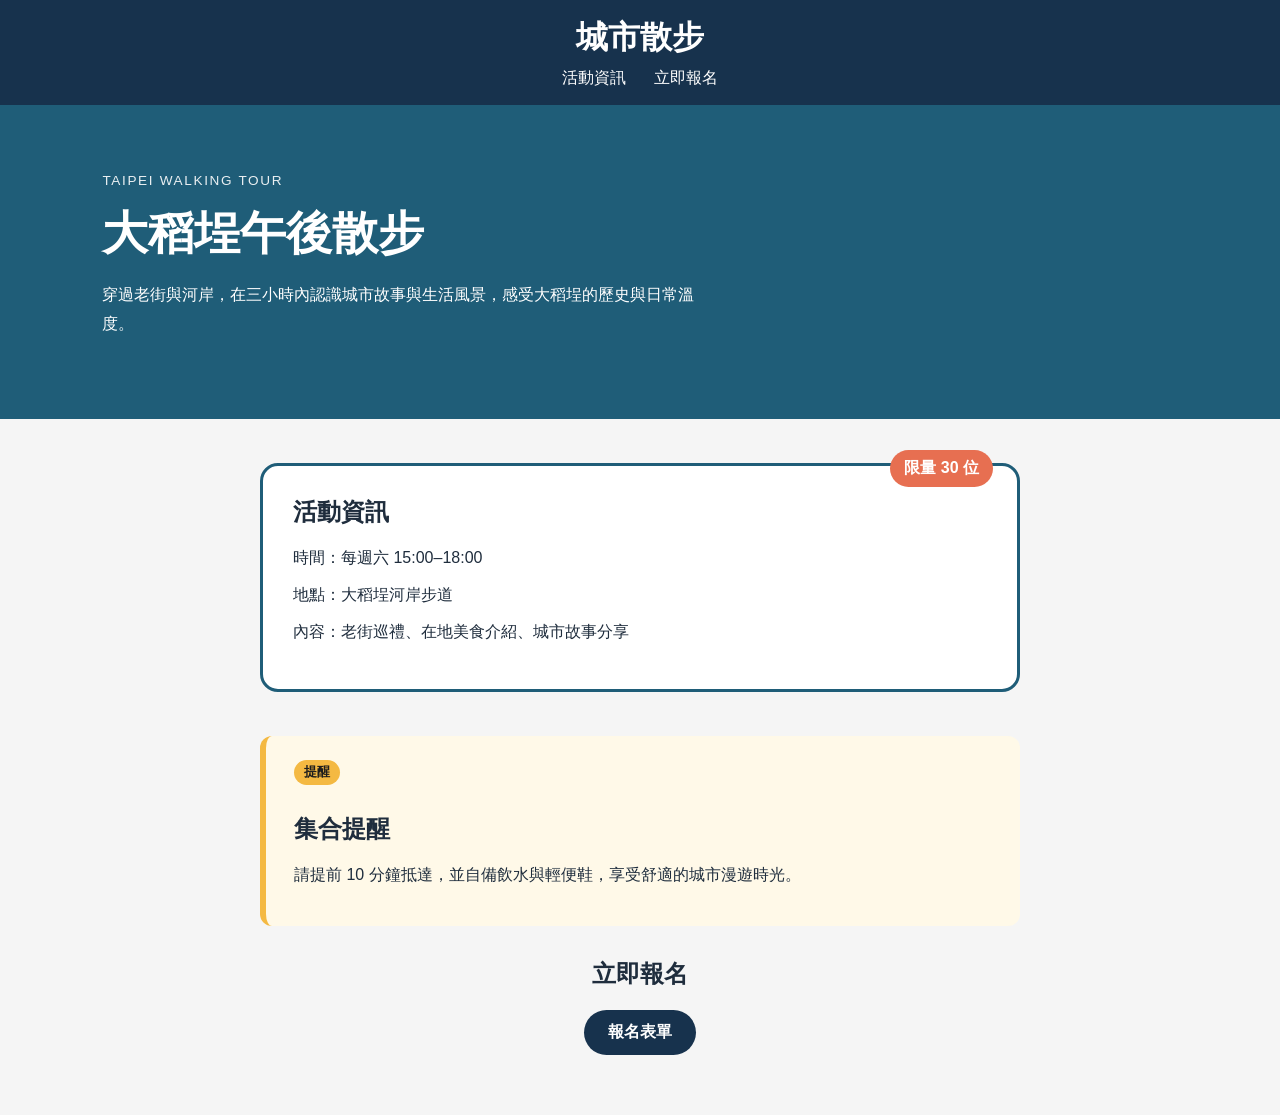
<file: index.html>
<!DOCTYPE html>
<html lang="zh-Hant">
  <head>
    <meta charset="UTF-8" />
    <meta name="viewport" content="width=device-width, initial-scale=1.0" />
    <title>城市散步</title>
    <link rel="stylesheet" href="style.css" />
  </head>
  <body>
    <header class="site-header">
      <h1>城市散步</h1>
      <nav>
        <a href="#event">活動資訊</a>
        <a href="#signup">立即報名</a>
      </nav>
    </header>

    <main>
      <section class="hero">
        <p class="eyebrow">TAIPEI WALKING TOUR</p>
        <h2>大稻埕午後散步</h2>
        <p>
          穿過老街與河岸，在三小時內認識城市故事與生活風景，感受大稻埕的歷史與日常溫度。
        </p>
      </section>

      <section id="event" class="event-card with-badge">
        <span class="badge">限量 30 位</span>
        <h2>活動資訊</h2>
        <p>時間：每週六 15:00–18:00</p>
        <p>地點：大稻埕河岸步道</p>
        <p>內容：老街巡禮、在地美食介紹、城市故事分享</p>
      </section>

      <aside class="notice-card">
        <span class="notice-badge">提醒</span>
        <h2>集合提醒</h2>
        <p>請提前 10 分鐘抵達，並自備飲水與輕便鞋，享受舒適的城市漫遊時光。</p>
      </aside>

      <section id="signup" class="signup">
        <h2>立即報名</h2>
        <a class="button" href="mailto:hello@example.com">報名表單</a>
      </section>
    </main>
  </body>
</html>
</file>
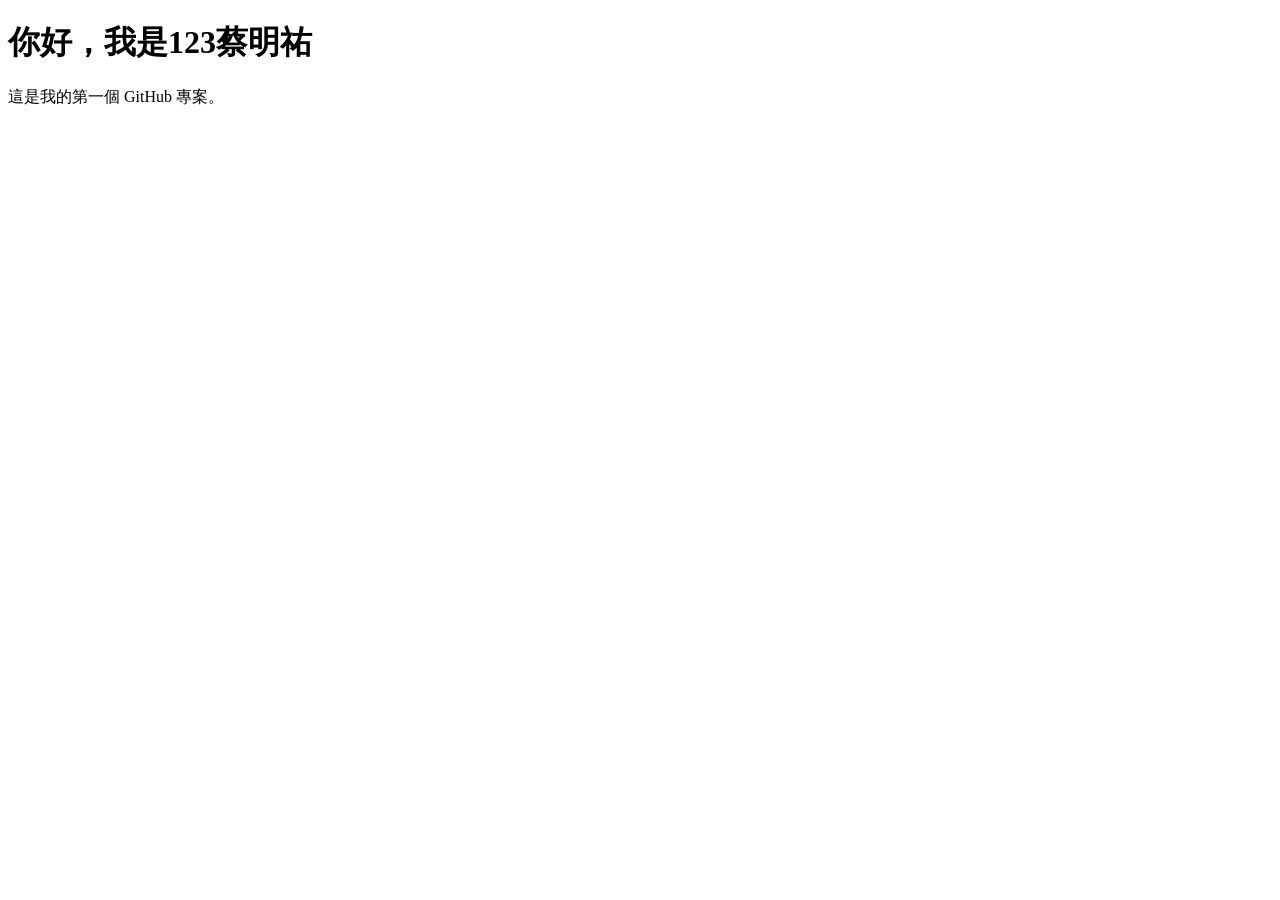
<file: 1001.html>
<!doctype html>
<html lang="zh-Hant">
<head>
    <meta charset="utf-8">
    <meta name="viewport" content="width=device-width, initial-scale=1">
    <title>我的第一個網站</title>
</head>
<body>
    <h1>你好，我是123蔡明祐</h1>
    <p>這是我的第一個 GitHub 專案。</p>
</body>
</html>
</file>
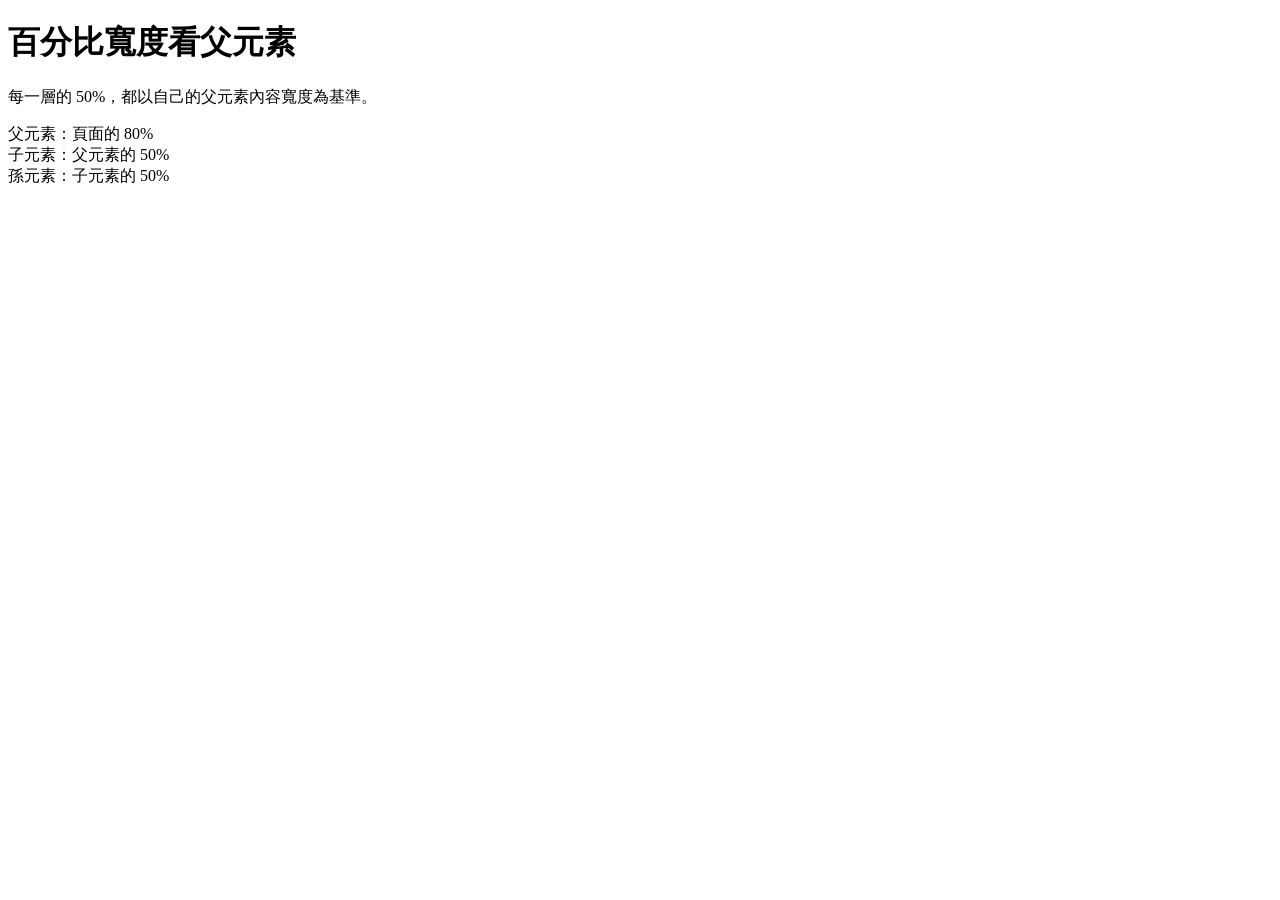
<file: index_1008.html>
<!DOCTYPE html>
<html lang="zh-Hant">
<head>
  <meta charset="UTF-8">
  <meta name="viewport" content="width=device-width, initial-scale=1.0">
  <title>百分比寬度示範</title>

  
</head>
<body>
  <h1>百分比寬度看父元素</h1>
  <p>每一層的 50%，都以自己的父元素內容寬度為基準。</p>

  <div class="parent">
    父元素：頁面的 80%
    <div class="child">
      子元素：父元素的 50%
      <div class="grandchild">
        孫元素：子元素的 50%
      </div>
    </div>
  </div>
</body>
</html>
</file>
<file: style.css>
* {
  box-sizing: border-box;
}

body {
  margin: 0;
  font-family: Arial, sans-serif;
  background: #f5f5f5;
  color: #1f2d3d;
}

.site-header {
  position: sticky;
  top: 0;
  z-index: 10;
  padding: 16px 8%;
  text-align: center;
  background: #17324d;
  color: white;
}

.site-header h1 {
  margin: 0 0 8px;
}

.site-header a {
  margin: 0 12px;
  color: white;
  text-decoration: none;
}

.hero {
  min-height: 300px;
  padding: 64px 8%;
  background: #1f5d78;
  color: white;
}

.hero .eyebrow {
  margin: 0;
  letter-spacing: 0.12em;
  font-size: 0.85rem;
  opacity: 0.9;
}

.hero h2 {
  margin: 10px 0 16px;
  font-size: 46px;
}

.hero p {
  max-width: 620px;
  line-height: 1.8;
}

.event-card {
  width: 84%;
  max-width: 760px;
  margin: 44px auto;
  padding: 30px;
  border: 3px solid #1f5d78;
  border-radius: 18px;
  background: white;
}

.event-card h2 {
  margin-top: 0;
}

.with-badge {
  position: relative;
}

.badge {
  position: absolute;
  top: -16px;
  right: 24px;
  padding: 8px 14px;
  border-radius: 999px;
  background: #e76f51;
  color: white;
  font-weight: bold;
}

.notice-card {
  width: 84%;
  max-width: 760px;
  margin: 20px auto 0;
  padding: 24px 28px;
  border-left: 6px solid #f4b942;
  background: #fff9e8;
  border-radius: 12px;
  position: relative;
}

.notice-badge {
  display: inline-block;
  margin-bottom: 8px;
  padding: 4px 10px;
  border-radius: 999px;
  background: #f4b942;
  color: #1d1d1d;
  font-size: 0.8rem;
  font-weight: bold;
}

.signup {
  width: 84%;
  max-width: 760px;
  margin: 32px auto 60px;
  text-align: center;
}

.button {
  display: inline-block;
  padding: 12px 24px;
  border-radius: 999px;
  background: #17324d;
  color: white;
  text-decoration: none;
  font-weight: bold;
}
</file>
